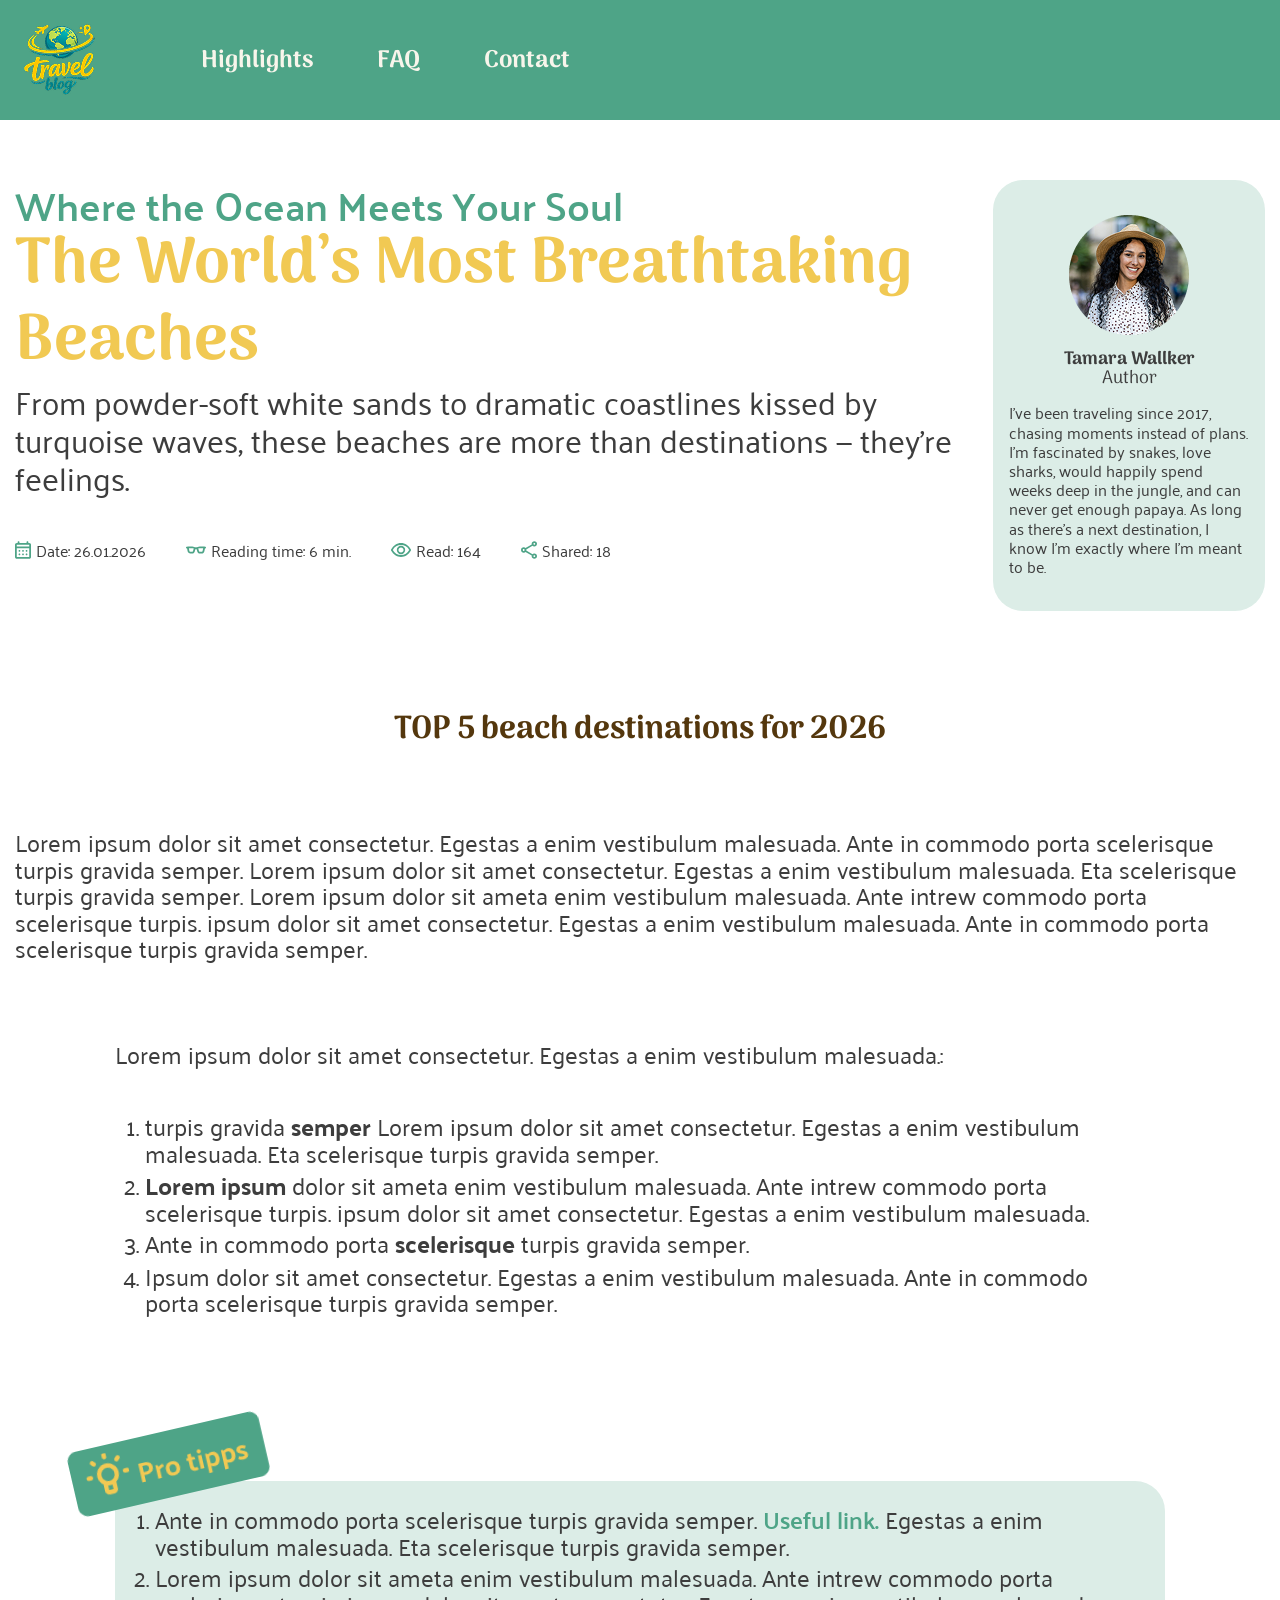
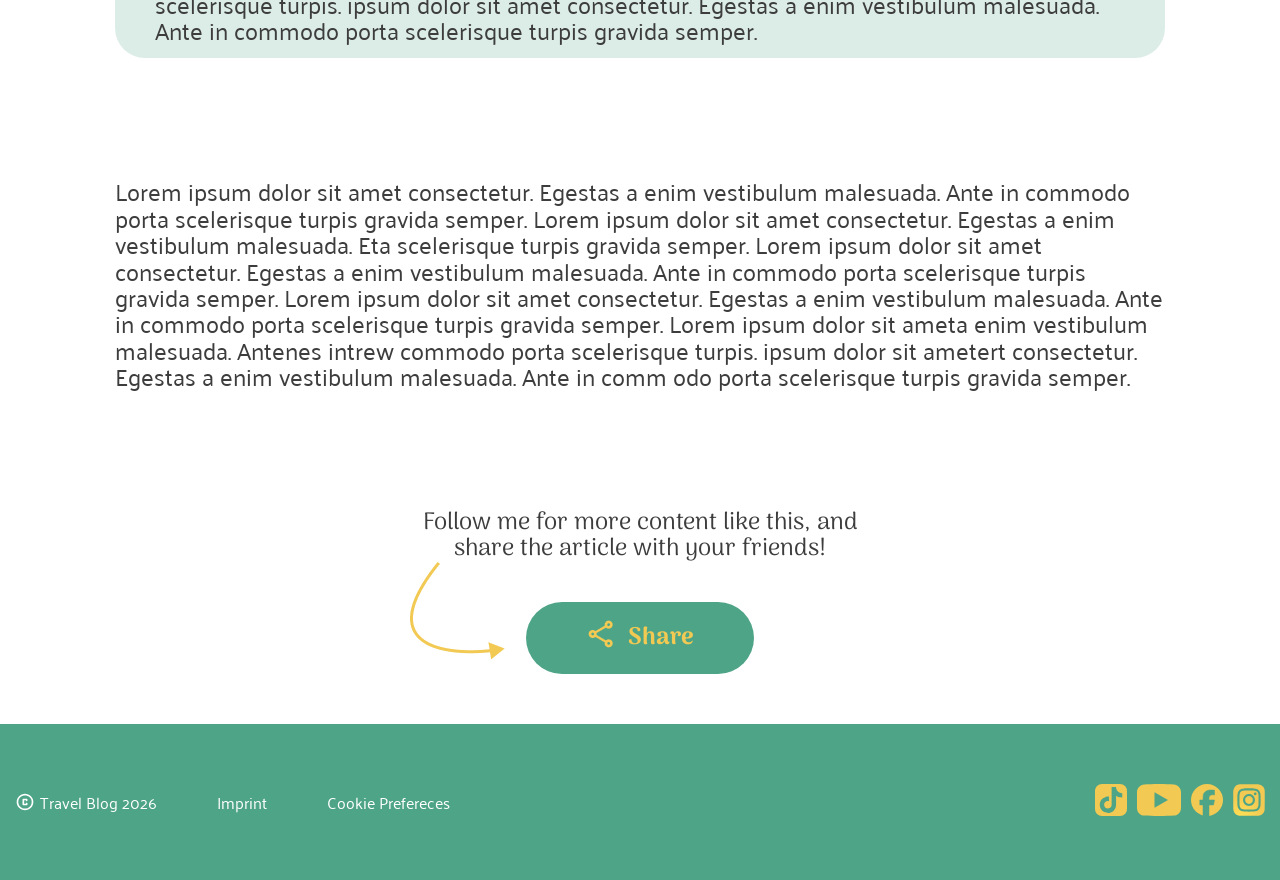
<file: article-01.html>
<!DOCTYPE html>
<html lang="en">

<head>
    <meta charset="UTF-8">
    <meta name="viewport" content="width=device-width, initial-scale=1.0">
    <title>Startseite</title>
    <link rel="stylesheet" href="./css/variables.css">
    <link rel="stylesheet" href="./css/fonts.css">
    <link rel="stylesheet" href="./css/general.css">
    <link rel="stylesheet" href="./css/style.css">
</head>

<body>
    <!-- Header -->
    <header>
        <div class="content">

            <a href="index.html"><img class="logo" src="./assets/img/logo-travel-blog.png" alt="Travel Blog logo"></a>
            <nav>
                <ul>
                    <li><a href="/#Highlights">Highlights</a></li>
                    <li><a href="/#faq">FAQ</a></li>
                    <li><a href="/#contact">Contact</a></li>
                </ul>
            </nav>

        </div>
    </header>
    <main>
        <section class="article-intro">
            <div class="content">
                <div class="intro-text">
                    <h2>Where the Ocean Meets Your Soul </h2>
                    <h1>The World’s Most Breathtaking Beaches</h1>
                    <p>From powder-soft white sands to dramatic coastlines kissed by turquoise waves, these beaches are
                        more
                        than destinations — they’re feelings.</p>
                    <section class="article-feature">
                        <div><img src="assets/icons/article-calendar.svg" alt"Icon">Date: 26.01.2026</div>
                        <div><img src="assets/icons/article-reading.svg" alt"Icon">Reading time: 6 min.</div>
                        <div><img src="assets/icons/article-visibility.svg" alt"Icon">Read: 164</div>
                        <div><img src="assets/icons/article-share.svg" alt"Icon">Shared: 18</div>
                    </section>
                </div>
                <div class="autorenbox">
                    <img src="assets/img/tamara-travel-blog-author.png" alt="Tamara Wallher">
                    <p class="autorentitel"><span>Tamara Wallker</span> <br>Author</p>
                    <p>I’ve been traveling since 2017, chasing moments instead of plans.
                        I’m fascinated by snakes, love sharks, would happily spend weeks deep in the jungle, and can
                        never get enough papaya. As long as there’s a next destination, I know I’m exactly where I’m
                        meant to be.</p>
                </div>
            </div>
        </section>
        <section class="top-beaches">
            <div class="content">
                <h3>TOP 5 beach destinations for 2026</h3>
                <!-- <section class="carousel">


                    <div class="carousel-wrapper">
                        <div class="carousel-element carousel-one"></div>
                        <div class="carousel-element carousel-two"></div>
                        <div class="carousel-element carousel-three"></div>
                        <div class="carousel-element carousel-four"></div>
                        <div class="carousel-element carousel-five"></div>
                    </div>
                    <div class="carousel-radios">
                        <input type="radio" name="carousel" value="one" checked>
                        <input type="radio" name="carousel" value="two">
                        <input type="radio" name="carousel" value="three">
                        <input type="radio" name="carousel" value="four">
                        <input type="radio" name="carousel" value="five">
                    </div>

                </section> -->

                <p>Lorem ipsum dolor sit amet consectetur. Egestas a enim vestibulum malesuada. Ante in commodo porta
                    scelerisque turpis gravida semper. Lorem ipsum dolor sit amet consectetur. Egestas a enim vestibulum
                    malesuada. Eta scelerisque turpis gravida semper. Lorem ipsum dolor sit ameta enim vestibulum
                    malesuada. Ante intrew commodo porta scelerisque turpis. ipsum dolor sit amet consectetur. Egestas a
                    enim vestibulum malesuada. Ante in commodo porta scelerisque turpis gravida semper. </p>
                <section class="beaches-list">
                    <p>Lorem ipsum dolor sit amet consectetur. Egestas a enim vestibulum malesuada.:
                    <ol>
                        <li>turpis gravida <strong>semper</strong> Lorem ipsum dolor sit amet consectetur. Egestas a
                            enim
                            vestibulum malesuada. Eta scelerisque turpis gravida semper. </li>
                        <li><strong>Lorem ipsum</strong> dolor sit ameta enim vestibulum malesuada. Ante intrew commodo
                            porta scelerisque turpis. ipsum dolor sit amet consectetur. Egestas a enim vestibulum
                            malesuada.
                        </li>
                        <li>Ante in commodo porta <strong>scelerisque</strong> turpis gravida semper. </li>
                        <li>Ipsum dolor sit amet consectetur. Egestas a enim vestibulum malesuada. Ante in commodo porta
                            scelerisque turpis gravida semper. </li>
                    </ol>
                    </p>
                    <section class="pro-tipps">
                        <div class="pro-badge"><img src="assets/img/pro-badge.png" alt="Pro Tipps Badge"></div>
                        <ol>
                            <li>Ante in commodo porta scelerisque turpis gravida semper.<a class="text-button" href="">
                                    Useful link.</a> Egestas a enim
                                vestibulum malesuada. Eta scelerisque turpis gravida semper.
                            </li>
                            <li>Lorem ipsum dolor sit ameta enim vestibulum malesuada. Ante intrew commodo porta
                                scelerisque turpis. ipsum dolor sit amet consectetur. Egestas a enim vestibulum
                                malesuada. Ante in commodo porta scelerisque turpis gravida semper. </li>
                        </ol>
                    </section>
                    <p>Lorem ipsum dolor sit amet consectetur. Egestas a enim vestibulum malesuada. Ante in commodo
                        porta scelerisque turpis gravida semper. Lorem ipsum dolor sit amet consectetur. Egestas a enim
                        vestibulum malesuada. Eta scelerisque turpis gravida semper. Lorem ipsum dolor sit amet
                        consectetur.
                        Egestas a enim vestibulum malesuada. Ante in commodo porta scelerisque turpis gravida semper.
                        Lorem ipsum dolor sit amet consectetur. Egestas a enim vestibulum malesuada. Ante in commodo
                        porta scelerisque turpis gravida semper. Lorem ipsum dolor sit ameta enim vestibulum malesuada.
                        Antenes intrew commodo porta scelerisque turpis. ipsum dolor sit ametert consectetur. Egestas a
                        enim vestibulum malesuada. Ante in comm odo porta scelerisque turpis gravida semper. </p>
                </section>
                <section>
                    <section class="follow-me">
                        <div class="arrow"><img src="assets/icons/arrow.png"></div>
                        <p>Follow me for more content like this, and share the article with your friends!</p>
                        <div class="secondary-button"><a href=""><span class="share-button"></span> Share</a></div>
                    </section>
                </section>
            </div>
        </section>

    </main>

    <footer>
        <div class="content">
            <section class="footer-logo-menu">
                <div class="copyright"><img src="assets/icons/icon-copyright.svg">
                    <p>Travel Blog 2026</p>
                </div>
                <a href="">Imprint</a>
                <a href="">Cookie Prefereces</a>
            </section>
            <section class="social-links">
                <a href="" target="_blank"><img src="assets/icons/icon-tiktok.svg" alt="Icon Tiktok"></a>
                <a href="" target="_blank"><img src="assets/icons/icon-youtube.svg" alt="Icon Youtube"></a>
                <a href="" target="_blank"><img src="assets/icons/facebook-icon.svg" alt="Icon Facebook"></a>
                <a href="" target="_blank"><img src="assets/icons/instagram-icon.svg" alt="Icon Instagram"></a>
            </section>
        </div>
        <div class="mobile-menu">
            <div class="content">
                <ul>
                    <li><a href=""><img src="assets/icons/home-icon.svg" alt="Icon Homepage"></a></li>
                    <li><a href=""><img src="assets/icons/rocket-icon.svg" alt="Icon Rocket"></a></li>
                    <li><a href=""><img src="assets/icons/help-icon.svg" alt="Icon Help"></a></li>
                    <li><a href=""><img src="assets/icons/user-icon.svg" alt="Icon User"></a></li>
                </ul>
            </div>

        </div>
    </footer>


</body>

</html>
</file>
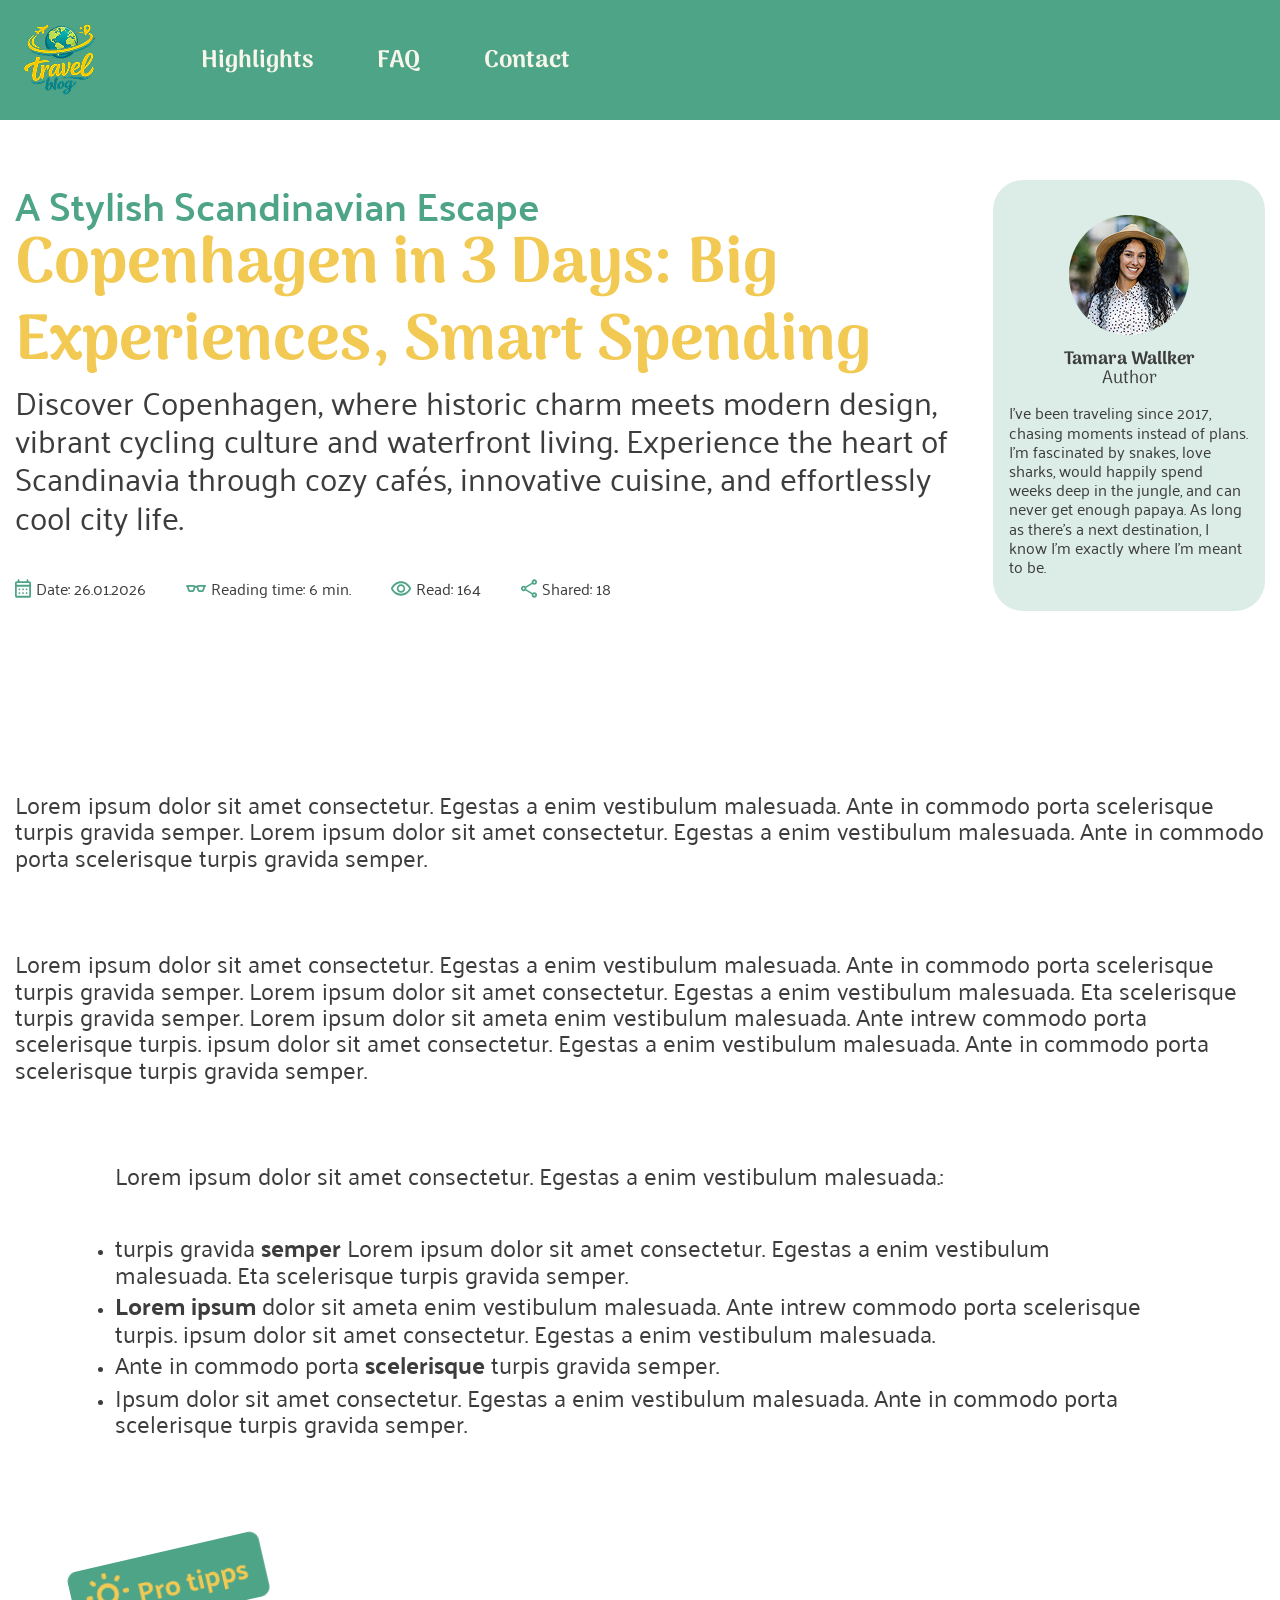
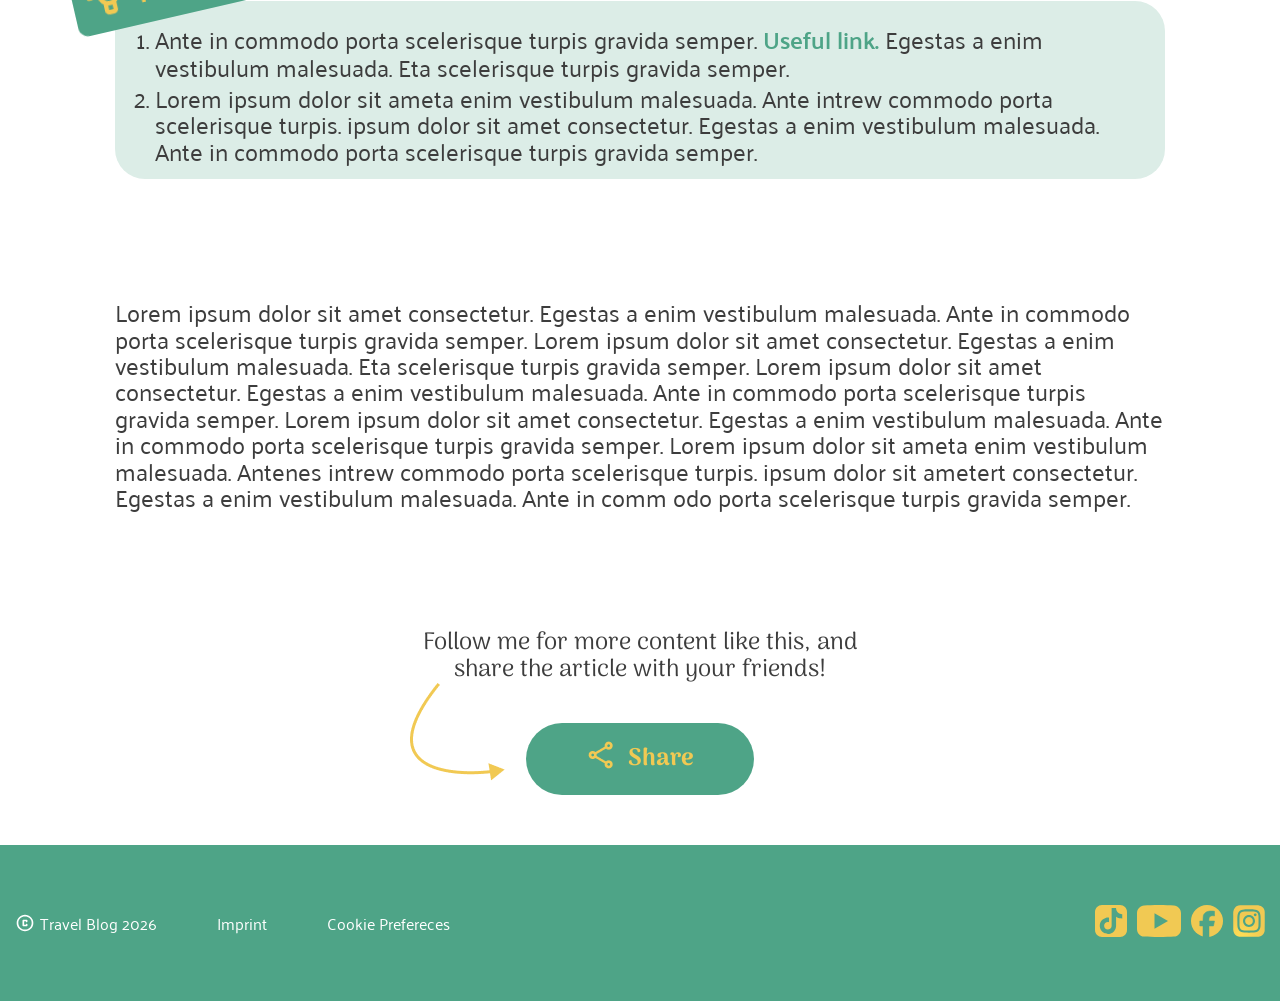
<file: article-02.html>
<!DOCTYPE html>
<html lang="en">

<head>
    <meta charset="UTF-8">
    <meta name="viewport" content="width=device-width, initial-scale=1.0">
    <title>Startseite</title>
    <link rel="stylesheet" href="./css/variables.css">
    <link rel="stylesheet" href="./css/fonts.css">
    <link rel="stylesheet" href="./css/general.css">
    <link rel="stylesheet" href="./css/style.css">
</head>

<body>
    <!-- Header -->
    <header>
        <div class="content">

            <a href="index.html"><img class="logo" src="./assets/img/logo-travel-blog.png" alt="Travel Blog logo"></a>
            <nav>
                <ul>
                    <li><a href="/#Highlights">Highlights</a></li>
                    <li><a href="/#faq">FAQ</a></li>
                    <li><a href="/#contact">Contact</a></li>
                </ul>
            </nav>

        </div>
    </header>
    <main>
        <section class="article-intro">
            <div class="content">
                <div class="intro-text">
                    <h2>A Stylish Scandinavian Escape</h2>
                    <h1>Copenhagen in 3 Days: Big Experiences, Smart Spending</h1>
                    <p>Discover Copenhagen, where historic charm meets modern design, vibrant cycling culture and
                        waterfront living. Experience the heart of Scandinavia through cozy cafés, innovative cuisine,
                        and effortlessly cool city life.</p>
                    <section class="article-feature">
                        <div><img src="assets/icons/article-calendar.svg" alt"Icon">Date: 26.01.2026</div>
                        <div><img src="assets/icons/article-reading.svg" alt"Icon">Reading time: 6 min.</div>
                        <div><img src="assets/icons/article-visibility.svg" alt"Icon">Read: 164</div>
                        <div><img src="assets/icons/article-share.svg" alt"Icon">Shared: 18</div>
                    </section>
                </div>
                <div class="autorenbox">
                    <img src="assets/img/tamara-travel-blog-author.png" alt="Tamara Wallher">
                    <p class="autorentitel"><span>Tamara Wallker</span> <br>Author</p>
                    <p>I’ve been traveling since 2017, chasing moments instead of plans.
                        I’m fascinated by snakes, love sharks, would happily spend weeks deep in the jungle, and can
                        never get enough papaya. As long as there’s a next destination, I know I’m exactly where I’m
                        meant to be.</p>
                </div>
            </div>
        </section>
        <section class="top-beaches">
            <div class="content">

                <p>Lorem ipsum dolor sit amet consectetur. Egestas a enim vestibulum malesuada. Ante in commodo porta
                    scelerisque turpis gravida semper. Lorem ipsum dolor sit amet consectetur. Egestas a enim vestibulum
                    malesuada. Ante in commodo porta scelerisque turpis gravida semper. </p>



                <p>Lorem ipsum dolor sit amet consectetur. Egestas a enim vestibulum malesuada. Ante in commodo porta
                    scelerisque turpis gravida semper. Lorem ipsum dolor sit amet consectetur. Egestas a enim vestibulum
                    malesuada. Eta scelerisque turpis gravida semper. Lorem ipsum dolor sit ameta enim vestibulum
                    malesuada. Ante intrew commodo porta scelerisque turpis. ipsum dolor sit amet consectetur. Egestas a
                    enim vestibulum malesuada. Ante in commodo porta scelerisque turpis gravida semper. </p>
                <section class="beaches-list">
                    <p>Lorem ipsum dolor sit amet consectetur. Egestas a enim vestibulum malesuada.:
                    <ul>
                        <li>turpis gravida <strong>semper</strong> Lorem ipsum dolor sit amet consectetur. Egestas a
                            enim
                            vestibulum malesuada. Eta scelerisque turpis gravida semper. </li>
                        <li><strong>Lorem ipsum</strong> dolor sit ameta enim vestibulum malesuada. Ante intrew commodo
                            porta scelerisque turpis. ipsum dolor sit amet consectetur. Egestas a enim vestibulum
                            malesuada.
                        </li>
                        <li>Ante in commodo porta <strong>scelerisque</strong> turpis gravida semper. </li>
                        <li>Ipsum dolor sit amet consectetur. Egestas a enim vestibulum malesuada. Ante in commodo porta
                            scelerisque turpis gravida semper. </li>
                    </ul>
                    </p>
                    <section class="pro-tipps">
                        <div class="pro-badge"><img src="assets/img/pro-badge.png" alt="Pro Tipps Badge"></div>
                        <ol>
                            <li>Ante in commodo porta scelerisque turpis gravida semper.<a class="text-button" href="">
                                    Useful link.</a> Egestas a enim
                                vestibulum malesuada. Eta scelerisque turpis gravida semper.
                            </li>
                            <li>Lorem ipsum dolor sit ameta enim vestibulum malesuada. Ante intrew commodo porta
                                scelerisque turpis. ipsum dolor sit amet consectetur. Egestas a enim vestibulum
                                malesuada. Ante in commodo porta scelerisque turpis gravida semper. </li>
                        </ol>
                    </section>
                    <p>Lorem ipsum dolor sit amet consectetur. Egestas a enim vestibulum malesuada. Ante in commodo
                        porta scelerisque turpis gravida semper. Lorem ipsum dolor sit amet consectetur. Egestas a enim
                        vestibulum malesuada. Eta scelerisque turpis gravida semper. Lorem ipsum dolor sit amet
                        consectetur.
                        Egestas a enim vestibulum malesuada. Ante in commodo porta scelerisque turpis gravida semper.
                        Lorem ipsum dolor sit amet consectetur. Egestas a enim vestibulum malesuada. Ante in commodo
                        porta scelerisque turpis gravida semper. Lorem ipsum dolor sit ameta enim vestibulum malesuada.
                        Antenes intrew commodo porta scelerisque turpis. ipsum dolor sit ametert consectetur. Egestas a
                        enim vestibulum malesuada. Ante in comm odo porta scelerisque turpis gravida semper. </p>
                </section>
                <section>
                    <section class="follow-me">
                        <div class="arrow"><img src="assets/icons/arrow.png"></div>
                        <p>Follow me for more content like this, and share the article with your friends!</p>
                        <div class="secondary-button"><a href=""><span class="share-button"></span> Share</a></div>
                    </section>
                </section>
            </div>
        </section>

    </main>

    <footer>
        <div class="content">
            <section class="footer-logo-menu">
                <div class="copyright"><img src="assets/icons/icon-copyright.svg">
                    <p>Travel Blog 2026</p>
                </div>
                <a href="">Imprint</a>
                <a href="">Cookie Prefereces</a>
            </section>
            <section class="social-links">
                <a href="" target="_blank"><img src="assets/icons/icon-tiktok.svg" alt="Icon Tiktok"></a>
                <a href="" target="_blank"><img src="assets/icons/icon-youtube.svg" alt="Icon Youtube"></a>
                <a href="" target="_blank"><img src="assets/icons/facebook-icon.svg" alt="Icon Facebook"></a>
                <a href="" target="_blank"><img src="assets/icons/instagram-icon.svg" alt="Icon Instagram"></a>
            </section>
        </div>
        <div class="mobile-menu">
            <div class="content">
                <ul>
                    <li><a href=""><img src="assets/icons/home-icon.svg" alt="Icon Homepage"></a></li>
                    <li><a href=""><img src="assets/icons/rocket-icon.svg" alt="Icon Rocket"></a></li>
                    <li><a href=""><img src="assets/icons/help-icon.svg" alt="Icon Help"></a></li>
                    <li><a href=""><img src="assets/icons/user-icon.svg" alt="Icon User"></a></li>
                </ul>
            </div>

        </div>
    </footer>


</body>

</html>
</file>
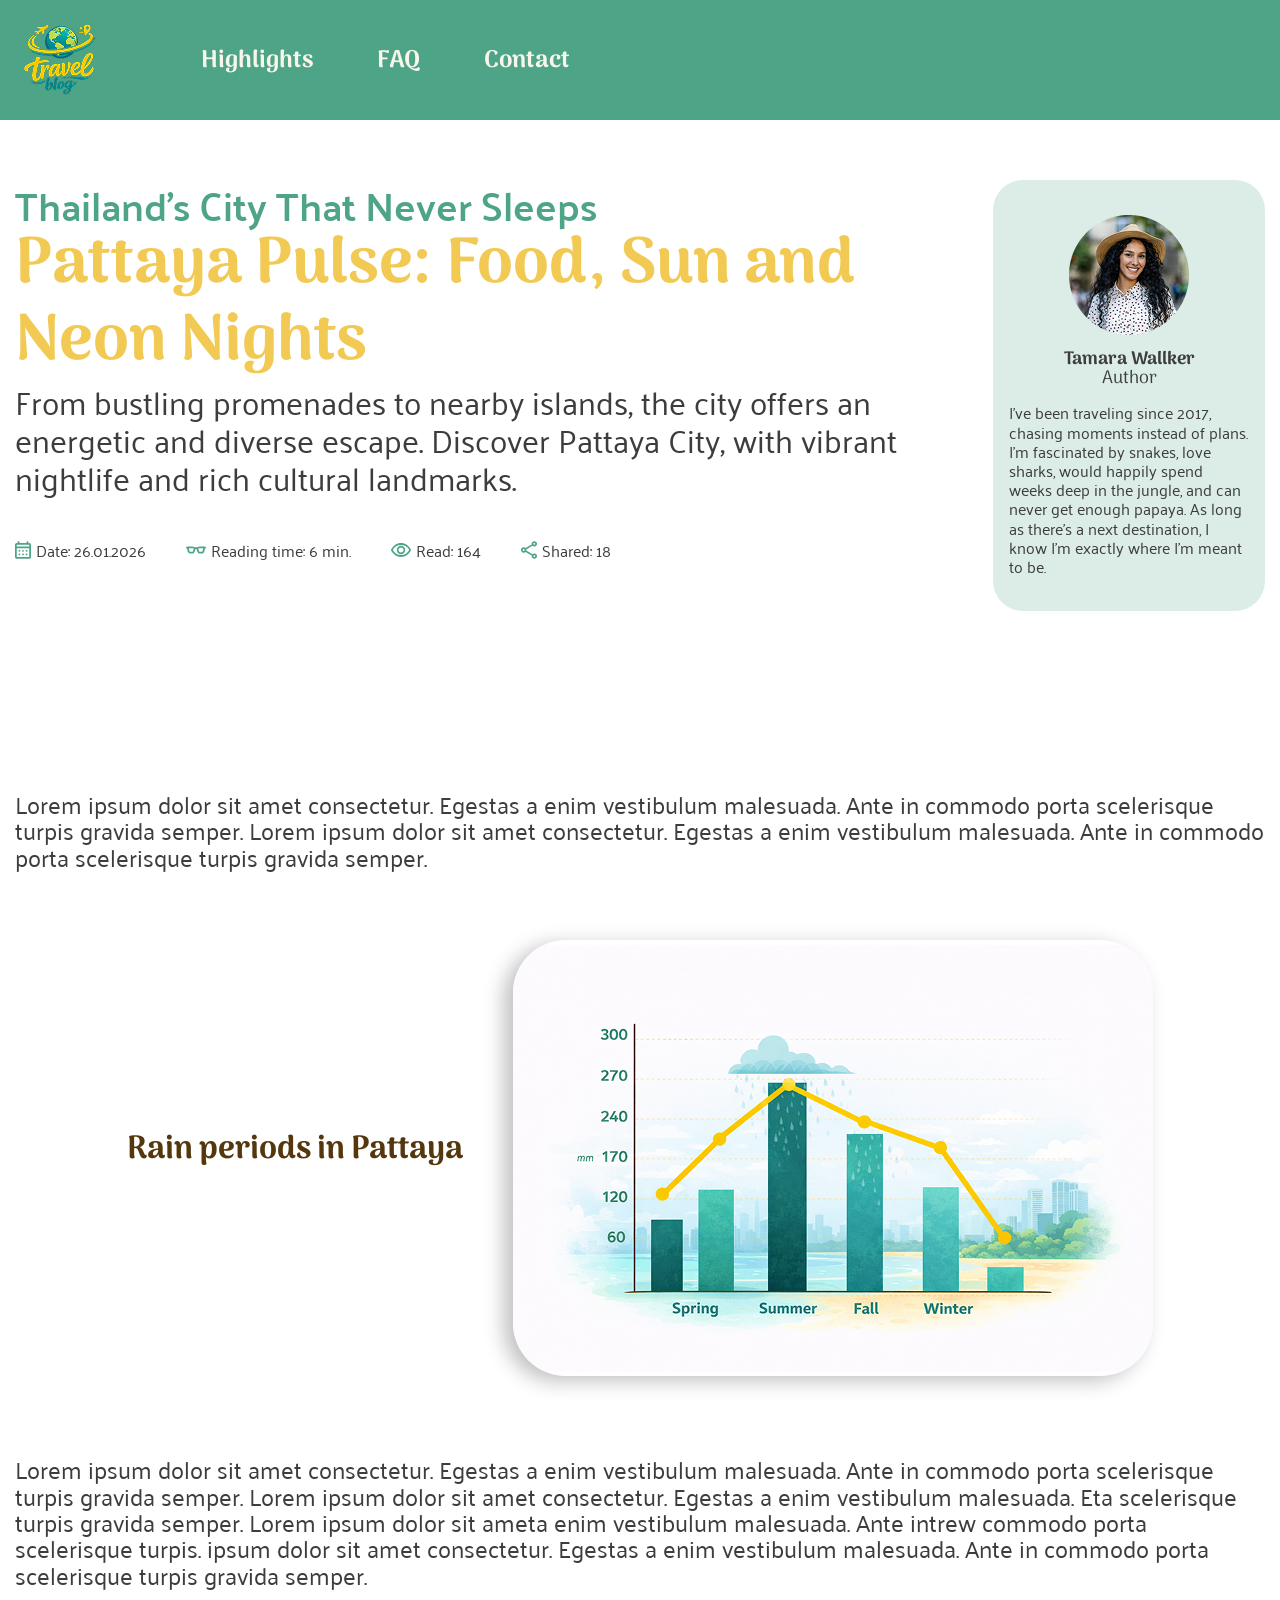
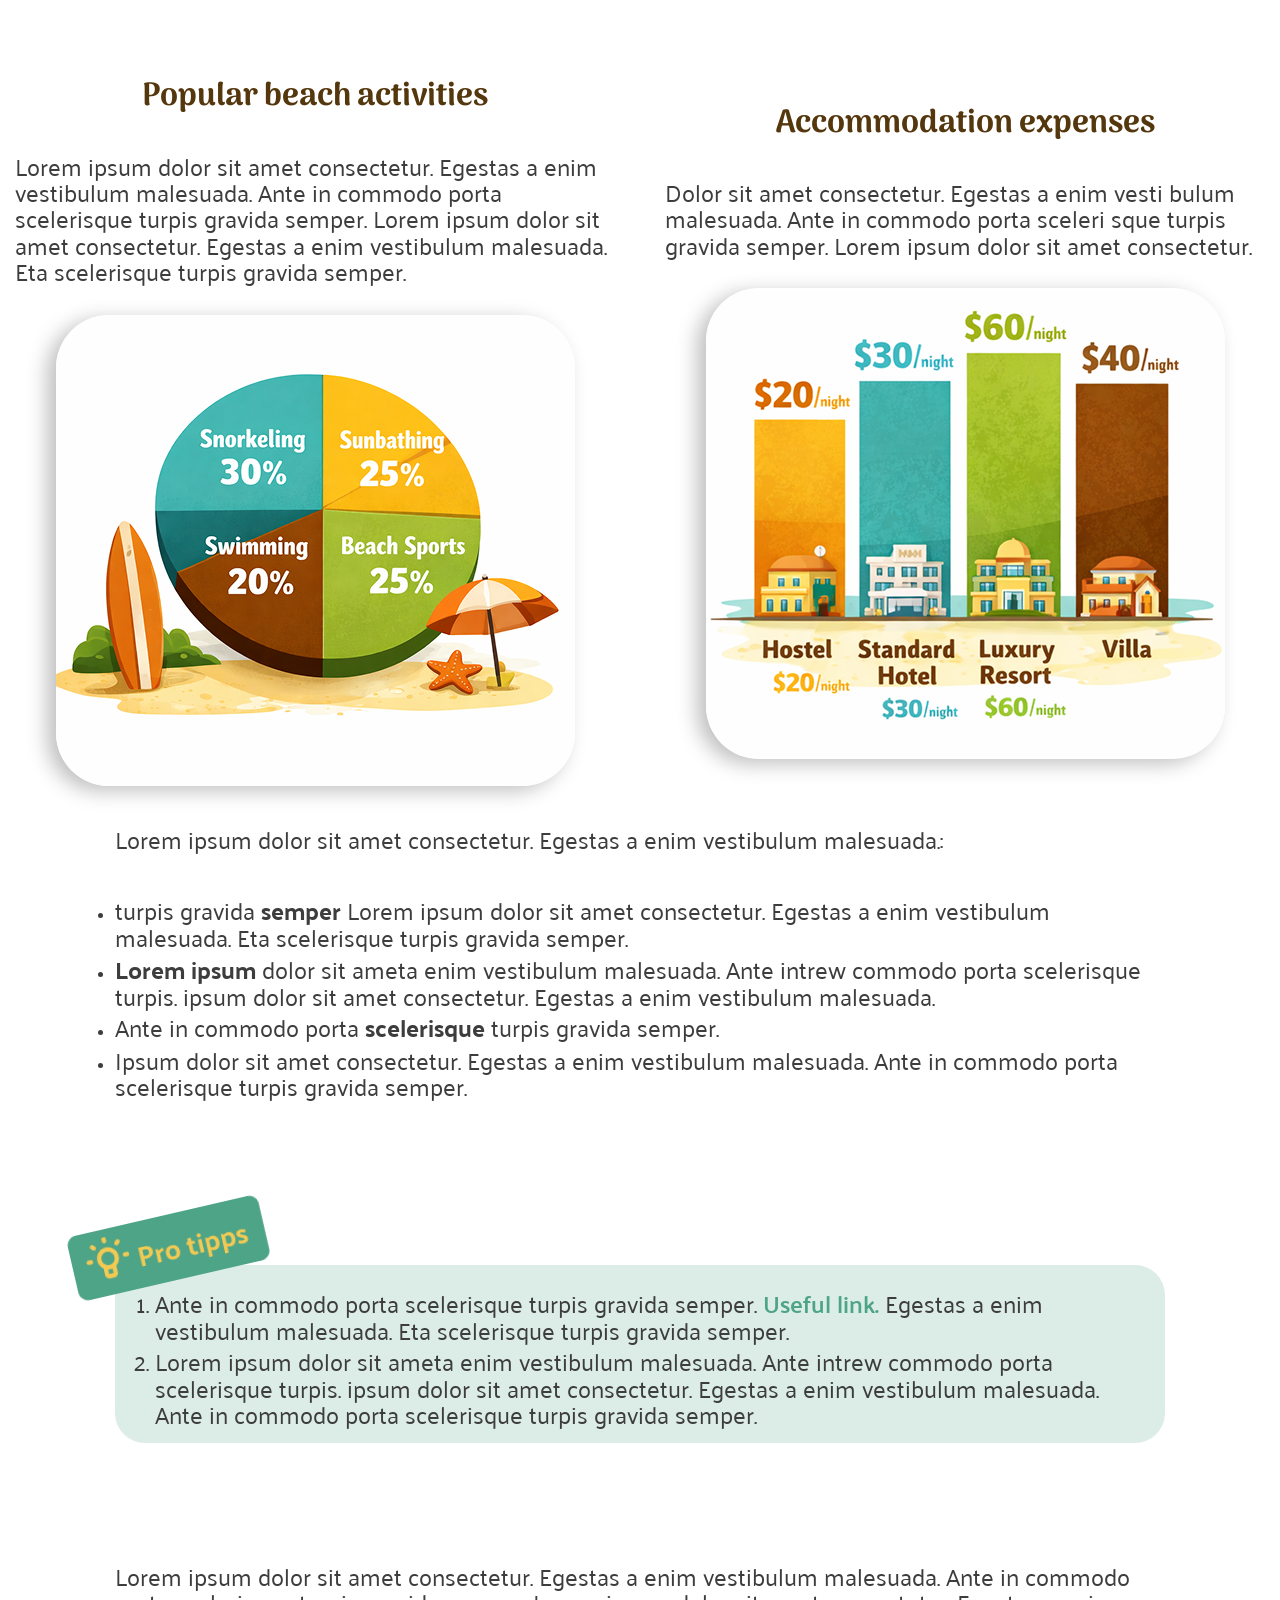
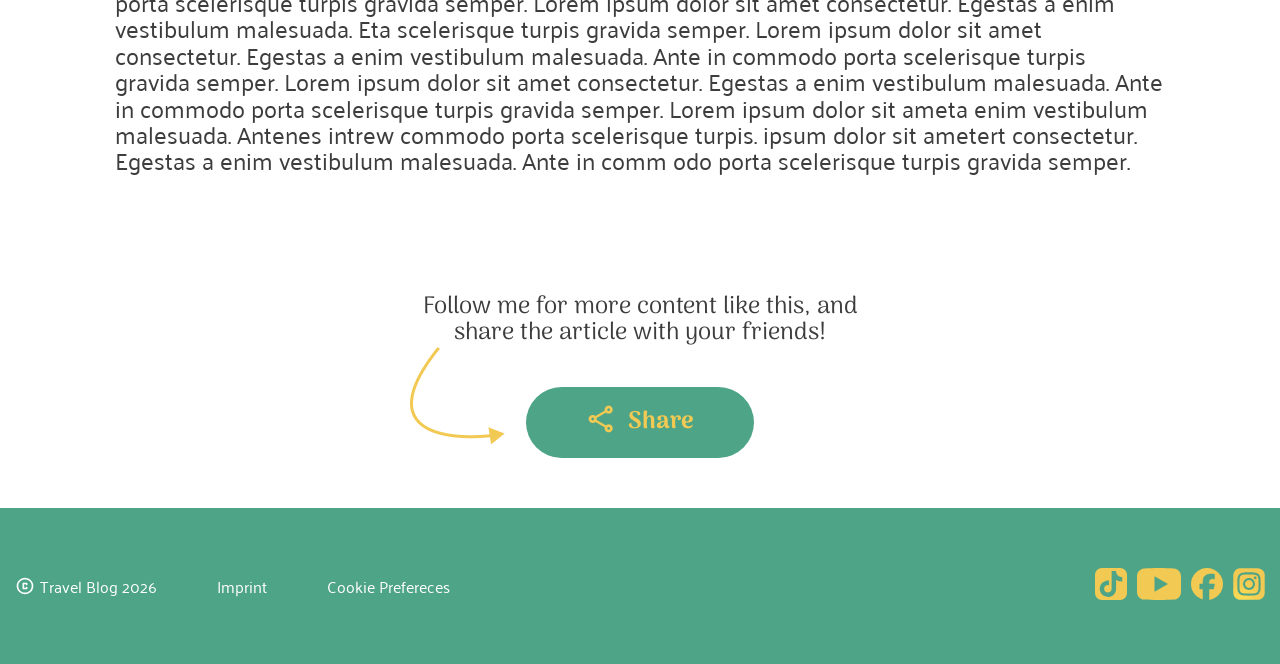
<file: article-03.html>
<!DOCTYPE html>
<html lang="en">

<head>
    <meta charset="UTF-8">
    <meta name="viewport" content="width=device-width, initial-scale=1.0">
    <title>Startseite</title>
    <link rel="stylesheet" href="./css/variables.css">
    <link rel="stylesheet" href="./css/fonts.css">
    <link rel="stylesheet" href="./css/general.css">
    <link rel="stylesheet" href="./css/style.css">
</head>

<body>
    <!-- Header -->
    <header>
        <div class="content">

            <a href="index.html"><img class="logo" src="./assets/img/logo-travel-blog.png" alt="Travel Blog logo"></a>
            <nav>
                <ul>
                    <li><a href="/#Highlights">Highlights</a></li>
                    <li><a href="/#faq">FAQ</a></li>
                    <li><a href="/#contact">Contact</a></li>
                </ul>
            </nav>

        </div>
    </header>
    <main>
        <section class="article-intro">
            <div class="content">
                <div class="intro-text">
                    <h2>Thailand’s City That Never Sleeps</h2>
                    <h1>Pattaya Pulse:
                        Food, Sun and Neon Nights</h1>
                    <p>From bustling promenades to nearby islands, the city offers an energetic and diverse escape.
                        Discover Pattaya City, with vibrant nightlife and rich cultural landmarks.</p>
                    <section class="article-feature">
                        <div><img src="assets/icons/article-calendar.svg" alt"Icon">Date: 26.01.2026</div>
                        <div><img src="assets/icons/article-reading.svg" alt"Icon">Reading time: 6 min.</div>
                        <div><img src="assets/icons/article-visibility.svg" alt"Icon">Read: 164</div>
                        <div><img src="assets/icons/article-share.svg" alt"Icon">Shared: 18</div>
                    </section>
                </div>
                <div class="autorenbox">
                    <img src="assets/img/tamara-travel-blog-author.png" alt="Tamara Wallher">
                    <p class="autorentitel"><span>Tamara Wallker</span> <br>Author</p>
                    <p>I’ve been traveling since 2017, chasing moments instead of plans.
                        I’m fascinated by snakes, love sharks, would happily spend weeks deep in the jungle, and can
                        never get enough papaya. As long as there’s a next destination, I know I’m exactly where I’m
                        meant to be.</p>
                </div>
            </div>
        </section>
        <section class="top-beaches">
            <div class="content">

                <p>Lorem ipsum dolor sit amet consectetur. Egestas a enim vestibulum malesuada. Ante in commodo porta
                    scelerisque turpis gravida semper. Lorem ipsum dolor sit amet consectetur. Egestas a enim vestibulum
                    malesuada. Ante in commodo porta scelerisque turpis gravida semper. </p>

                <section class="graph-box">
                    <h3>Rain periods in Pattaya</h3>
                    <img src="assets/img/graph_ Rain periods.png" alt="Rain periods in Pattaya">
                </section>

                <p>Lorem ipsum dolor sit amet consectetur. Egestas a enim vestibulum malesuada. Ante in commodo porta
                    scelerisque turpis gravida semper. Lorem ipsum dolor sit amet consectetur. Egestas a enim vestibulum
                    malesuada. Eta scelerisque turpis gravida semper. Lorem ipsum dolor sit ameta enim vestibulum
                    malesuada. Ante intrew commodo porta scelerisque turpis. ipsum dolor sit amet consectetur. Egestas a
                    enim vestibulum malesuada. Ante in commodo porta scelerisque turpis gravida semper. </p>

                <section class="graph-box">
                    <section class="graph-box-half">
                        <h3>Popular beach activities</h3>
                        <p>Lorem ipsum dolor sit amet consectetur. Egestas a enim vestibulum malesuada. Ante in commodo
                            porta scelerisque turpis gravida semper. Lorem ipsum dolor sit amet consectetur. Egestas a
                            enim vestibulum malesuada. Eta scelerisque turpis gravida semper. </p>
                        <img src="assets/img/beach-activities.png" alt="Popular beach activities">
                    </section>
                    <section class="graph-box-half">
                        <h3>Accommodation expenses</h3>
                        <p>Dolor sit amet consectetur. Egestas a enim vesti bulum malesuada. Ante in commodo porta
                            sceleri sque turpis gravida semper. Lorem ipsum dolor sit amet consectetur. </p>
                        <img src="assets/img/expenses.png" alt="Accommodation expenses">
                    </section>

                </section>




                <section class="beaches-list">
                    <p>Lorem ipsum dolor sit amet consectetur. Egestas a enim vestibulum malesuada.:
                    <ul>
                        <li>turpis gravida <strong>semper</strong> Lorem ipsum dolor sit amet consectetur. Egestas a
                            enim
                            vestibulum malesuada. Eta scelerisque turpis gravida semper. </li>
                        <li><strong>Lorem ipsum</strong> dolor sit ameta enim vestibulum malesuada. Ante intrew commodo
                            porta scelerisque turpis. ipsum dolor sit amet consectetur. Egestas a enim vestibulum
                            malesuada.
                        </li>
                        <li>Ante in commodo porta <strong>scelerisque</strong> turpis gravida semper. </li>
                        <li>Ipsum dolor sit amet consectetur. Egestas a enim vestibulum malesuada. Ante in commodo porta
                            scelerisque turpis gravida semper. </li>
                    </ul>
                    </p>
                    <section class="pro-tipps">
                        <div class="pro-badge"><img src="assets/img/pro-badge.png" alt="Pro Tipps Badge"></div>
                        <ol>
                            <li>Ante in commodo porta scelerisque turpis gravida semper.<a class="text-button" href="">
                                    Useful link.</a> Egestas a enim
                                vestibulum malesuada. Eta scelerisque turpis gravida semper.
                            </li>
                            <li>Lorem ipsum dolor sit ameta enim vestibulum malesuada. Ante intrew commodo porta
                                scelerisque turpis. ipsum dolor sit amet consectetur. Egestas a enim vestibulum
                                malesuada. Ante in commodo porta scelerisque turpis gravida semper. </li>
                        </ol>
                    </section>
                    <p>Lorem ipsum dolor sit amet consectetur. Egestas a enim vestibulum malesuada. Ante in commodo
                        porta scelerisque turpis gravida semper. Lorem ipsum dolor sit amet consectetur. Egestas a enim
                        vestibulum malesuada. Eta scelerisque turpis gravida semper. Lorem ipsum dolor sit amet
                        consectetur.
                        Egestas a enim vestibulum malesuada. Ante in commodo porta scelerisque turpis gravida semper.
                        Lorem ipsum dolor sit amet consectetur. Egestas a enim vestibulum malesuada. Ante in commodo
                        porta scelerisque turpis gravida semper. Lorem ipsum dolor sit ameta enim vestibulum malesuada.
                        Antenes intrew commodo porta scelerisque turpis. ipsum dolor sit ametert consectetur. Egestas a
                        enim vestibulum malesuada. Ante in comm odo porta scelerisque turpis gravida semper. </p>
                </section>
                <section>
                    <section class="follow-me">
                        <div class="arrow"><img src="assets/icons/arrow.png"></div>
                        <p>Follow me for more content like this, and share the article with your friends!</p>
                        <div class="secondary-button"><a href=""><span class="share-button"></span> Share</a></div>
                    </section>
                </section>
            </div>
        </section>

    </main>

    <footer>
        <div class="content">
            <section class="footer-logo-menu">
                <div class="copyright"><img src="assets/icons/icon-copyright.svg">
                    <p>Travel Blog 2026</p>
                </div>
                <a href="">Imprint</a>
                <a href="">Cookie Prefereces</a>
            </section>
            <section class="social-links">
                <a href="" target="_blank"><img src="assets/icons/icon-tiktok.svg" alt="Icon Tiktok"></a>
                <a href="" target="_blank"><img src="assets/icons/icon-youtube.svg" alt="Icon Youtube"></a>
                <a href="" target="_blank"><img src="assets/icons/facebook-icon.svg" alt="Icon Facebook"></a>
                <a href="" target="_blank"><img src="assets/icons/instagram-icon.svg" alt="Icon Instagram"></a>
            </section>
        </div>
        <div class="mobile-menu">
            <div class="content">
                <ul>
                    <li><a href=""><img src="assets/icons/home-icon.svg" alt="Icon Homepage"></a></li>
                    <li><a href=""><img src="assets/icons/rocket-icon.svg" alt="Icon Rocket"></a></li>
                    <li><a href=""><img src="assets/icons/help-icon.svg" alt="Icon Help"></a></li>
                    <li><a href=""><img src="assets/icons/user-icon.svg" alt="Icon User"></a></li>
                </ul>
            </div>

        </div>
    </footer>


</body>

</html>
</file>
<file: css/variables.css>
:root {
/* Farben */
--primary-color: #4EA487;
--secondary-color: #F1C953;
--accent-color:  #54370D;

--text-color: #3D3D3D;
--text-light: #F8F5EB;
--background-color: #ffffff;

--error-color: #B9102F;
--success-color: #4EA487;

/* Schriftarten */
--font-body: 'Palanquin';
--font-heading: 'Palanquin Dark';
--font-heading-article: 'Arima';

/* Schriftgrößen */
--font-size-xs: 15px;
--font-size-sm: 16px;
--font-size-md: 24px;
--font-size-lg: 24px;
--font-size-xl: 32px;

--font-size-h2: 40px;
--font-size-h1: 64px;

/* Font Weight */
--font-weight-regular: 400;
--font-weight-bold: 700;

/* Line Height */
--line-height-sm: 1.2;
--line-height-md: 1.5;
--line-height-lg: 1.8;

/* Abstände */
--spacing-xs: 4px;
--spacing-sm: 8px;
--spacing-md: 16px;
--spacing-lg: 24px;
--spacing-xl: 32px;
--spacing-100: 100px;

/* Border Radius */
--radius-xs: 12px;
--radius-sm: 16px;
--radius-md: 30px;
--radius-lg: 40px;
--radius-xl: 53px;



/* Schatten */
--shadow-sm:  2px 4px 4px 0px #00000040;
--shadow-md: -9px 5px 20px 0px #00000040;
--shadow-lg: -2px 4px 11.6px 0px #00000040;

/* Transition */
--transition-fast: 0.2s ease;
--transition-normal: 0.3s ease;
}
</file>
<file: css/fonts.css>
/* palanquin-regular - latin */
@font-face {
  font-display: swap; /* Check https://developer.mozilla.org/en-US/docs/Web/CSS/@font-face/font-display for other options. */
  font-family: 'Palanquin';
  font-style: normal;
  font-weight: 400;
  src: url('../fonts/palanquin-v17-latin-regular.woff2') format('woff2'); /* Chrome 36+, Opera 23+, Firefox 39+, Safari 12+, iOS 10+ */
}
/* palanquin-600 - latin */
@font-face {
  font-display: swap; /* Check https://developer.mozilla.org/en-US/docs/Web/CSS/@font-face/font-display for other options. */
  font-family: 'Palanquin';
  font-style: normal;
  font-weight: 600;
  src: url('../fonts/palanquin-v17-latin-600.woff2') format('woff2'); /* Chrome 36+, Opera 23+, Firefox 39+, Safari 12+, iOS 10+ */
}
/* palanquin-700 - latin */
@font-face {
  font-display: swap; /* Check https://developer.mozilla.org/en-US/docs/Web/CSS/@font-face/font-display for other options. */
  font-family: 'Palanquin';
  font-style: normal;
  font-weight: 700;
  src: url('../fonts/palanquin-v17-latin-700.woff2') format('woff2'); /* Chrome 36+, Opera 23+, Firefox 39+, Safari 12+, iOS 10+ */
}

/* palanquin-dark-regular - latin */
@font-face {
  font-display: swap; /* Check https://developer.mozilla.org/en-US/docs/Web/CSS/@font-face/font-display for other options. */
  font-family: 'Palanquin Dark';
  font-style: normal;
  font-weight: 400;
  src: url('../fonts/palanquin-dark-v17-latin-regular.woff2') format('woff2'); /* Chrome 36+, Opera 23+, Firefox 39+, Safari 12+, iOS 10+ */
}
/* palanquin-dark-600 - latin */
@font-face {
  font-display: swap; /* Check https://developer.mozilla.org/en-US/docs/Web/CSS/@font-face/font-display for other options. */
  font-family: 'Palanquin Dark';
  font-style: normal;
  font-weight: 600;
  src: url('../fonts/palanquin-dark-v17-latin-600.woff2') format('woff2'); /* Chrome 36+, Opera 23+, Firefox 39+, Safari 12+, iOS 10+ */
}
/* palanquin-dark-700 - latin */
@font-face {
  font-display: swap; /* Check https://developer.mozilla.org/en-US/docs/Web/CSS/@font-face/font-display for other options. */
  font-family: 'Palanquin Dark';
  font-style: normal;
  font-weight: 700;
  src: url('../fonts/palanquin-dark-v17-latin-700.woff2') format('woff2'); /* Chrome 36+, Opera 23+, Firefox 39+, Safari 12+, iOS 10+ */
}

/* arima-regular - latin */
@font-face {
  font-display: swap; /* Check https://developer.mozilla.org/en-US/docs/Web/CSS/@font-face/font-display for other options. */
  font-family: 'Arima';
  font-style: normal;
  font-weight: 400;
  src: url('../fonts/arima-v7-latin-regular.woff2') format('woff2'); /* Chrome 36+, Opera 23+, Firefox 39+, Safari 12+, iOS 10+ */
}
/* arima-700 - latin */
@font-face {
  font-display: swap; /* Check https://developer.mozilla.org/en-US/docs/Web/CSS/@font-face/font-display for other options. */
  font-family: 'Arima';
  font-style: normal;
  font-weight: 700;
  src: url('../fonts/arima-v7-latin-700.woff2') format('woff2'); /* Chrome 36+, Opera 23+, Firefox 39+, Safari 12+, iOS 10+ */
}
</file>
<file: css/general.css>
* {
  position: relative;
  box-sizing: border-box;
  padding: 0px;
  color: inherit;
  font-size: inherit;
  margin: 0px;
  scroll-behavior: smooth;
}

.content {
  width: 100%;
  max-width: 1440px;
  height: 100%;
  padding: 0px 15px;
  padding: 0px 15px;
}

header,
section,
footer {
  display: flex;
  flex-direction: column;
  align-items: center;
}

/* body */

body {
  color: var(--text-color);
  font-family: var(--font-body);
  font-weight: 400;
  font-size: var(--font-size-md);
  line-height: 110%;
}

#homepage h1 {
  font-family: var(--font-heading-article);
  font-weight: 700;
  font-size: var(--font-size-h1);
  margin-bottom: 45px;
}

#homepage h2 {
  font-family: var(--font-heading-article);
  font-weight: 700;
  font-size: var(--font-size-h2);
  color: var(--primary-color);
  margin-bottom: 36px;
}

h1 {
  font-family: var(--font-heading-article);
  font-weight: 700;
  font-size: var(--font-size-h1);
  color: var(--secondary-color);
  line-height: 120%;
}

h2 {
  font-family: var(--font-size-h2);
  font-weight: 600;
  font-size: var(--font-size-h2);
  color: var(--primary-color);
  line-height: 120%;
}

h3 {
  font-family: var(--font-heading-article);
  font-style: normal;
  font-weight: 600;
  font-size: 32px;
  line-height: 120%;
  color: var(--accent-color);
  margin-bottom: 36px;
}

.icon-headline {
  display: flex;
  align-items: center;
  justify-content: center;
}

.primary-button {
  a {
    font-family: var(--font-heading-article);
    color: var(--primary-color);
    background-color: var(--secondary-color);
    border-radius: 40px;
    padding: 16px 60px;
    text-decoration: none;
    font-weight: 600;
    transition: all 0.5s;
  }
  a:hover {
    text-shadow: var(--shadow-md);
    box-shadow: var(--shadow-md);
  }
}

.primary-button-outline {
  a {
    font-family: var(--font-heading-article);
    color: var(--text-color);
    background: transparent;
    border-radius: 40px;
    border: 1px solid #3d3d3d;
    padding: 16px 60px;
    text-decoration: none;
    font-weight: 600;
    transition: all 0.5s;
  }
  a:hover {
    text-shadow: var(--shadow-md);
    box-shadow: var(--shadow-md);
  }
}

a.text-button {
  font-weight: 600;
  color: var(--primary-color);
  text-decoration: none;
}

.secondary-button {
  a {
    font-family: var(--font-heading-article);
    color: var(--secondary-color);
    background-color: var(--primary-color);
    border-radius: 40px;
    padding: 16px 60px;
    text-decoration: none;
    font-weight: 600;
    transition: all 0.5s;
  }
  a:hover {
    text-shadow: var(--shadow-md);
    box-shadow: var(--shadow-md);
  }
}

/* Desktop */
@media screen and (min-width: 1280px) {
}

/* Laptop */
@media screen and (max-width: 1279px) {
}

/* Tablet */
@media screen and (max-width: 768px) {
  h1 {
    font-size: 40px;
  }
  h2 {
    font-size: 40px;
  }
}

/* Smartphone */
@media screen and (max-width: 480px) {
}
</file>
<file: css/style.css>
/* #region header */

header {
  width: 100%;
  background-color: var(--primary-color);

  .content {
    display: flex;
    flex-direction: row;
    padding: var(--spacing-lg);
    align-items: center;
  }

  a {
    display: inline-block;
    height: 100%;
    line-height: 0px;
  }

  img {
    box-sizing: content-box;
    height: 72px;
    width: 72px;
    padding-right: 73px;
  }
}

/* #endregion header */

/* #region Menü */

nav ul {
  display: flex;
  flex-direction: row;
  justify-content: center;
}

nav ul li {
  list-style-type: none;
}

nav ul li a {
  text-decoration: none;
  color: var(--text-light);
  padding: var(--spacing-md) var(--spacing-xl);
  font-family: "Arima";
  font-weight: 700;
  transition: all 0.2s;
}

nav ul li a:hover {
  color: var(--secondary-color);
  background: url(../assets/img/menu-active-line.svg) no-repeat center bottom /
    contain;
}

/* #endregion */

/* #region Hero */

.hero {
  width: 100%;

  .content {
    background: url(../assets/img/hero-cappadocia.jpg) no-repeat center right /
      auto 100%;
    border-bottom: 30px solid #fff;
    height: 574px;
    padding: 0px;
  }

  .text-area {
    position: relative;
    height: 574px;
    display: flex;
    align-items: center;
    animation: hero-move 2s forwards;

    .text {
      padding-left: 100px;
      width: 425px;
      z-index: 2;
    }
    h1 {
      color: var(--primary-color);
    }

    p {
      font-size: 28px;
      line-height: 110%;
    }

    .yellow-area {
      background: url(../assets/img/hero-bg.png) no-repeat right center / auto
        100%;
      height: 574px;
      position: absolute;
      left: 0px;
      bottom: 0px;
      width: 65%;
    }
    .spin {
      position: absolute;
      top: 50%;
      right: 0%;
      height: 160px;
      width: 160px;
      transform: translate(-50%, -50%);
    }

    .spin img.kreis {
      animation: spinning 5s linear infinite;
    }

    .spin img.flag {
      position: absolute;
      top: 50%;
      left: 50%;
      transform: translate(-26%, -31%);
    }
  }
}
@keyframes hero-move {
  from {
    transform: translateX(-100%);
  }
  to {
    transform: translateX(0);
  }
}

@keyframes spinning {
  from {
    transform: rotate(0deg);
  }
  to {
    transform: rotate(360deg);
  }
}
.highlights-section {
  text-align: center;
  padding: 100px 0px;

  p {
    padding: 0px 100px 0px 100px;
  }

  .headline-rocket::before {
    content: url("../assets/icons/rocket-icon.png");
    display: inline-block;
    width: 45px;
    height: 45px;
    margin-right: 10px;
    color: var(--secondary-color);
  }
}
/* #endregion */

/* #region Slider */

.slider_a {
  position: relative;
  width: 100%;
  height: 533px;
  display: flex;
  justify-content: center;
  align-items: flex-end;
  overflow: hidden;
  flex-direction: row;
  border-top-right-radius: 50px;
  margin: 50px 0px;
}

.slider_a input {
  z-index: 2;
  margin: 50px 2px;
}

.slider_a_wrapper {
  z-index: 1;
  width: 400%;
  height: 100%;
  position: absolute;
  display: flex;
  transition: all 1s ease-in-out;
  left: 0px;
}

.slider_a_element {
  width: calc(100% / 4);
  height: 100%;
}

.element_one {
  background: url(../assets/img/top-beach-destinations-1.jpg) no-repeat center
    center / cover;
}

.element_two {
  background: url(../assets/img/top-beach-destinations-2.jpg) no-repeat center
    center / cover;
}

.element_three {
  background: url(../assets/img/top-beach-destinations-3.jpg) no-repeat center
    center / cover;
}

.element_four {
  background: url(../assets/img/top-beach-destinations-4.jpg) no-repeat center
    center / cover;
}

.slider_a input[value="one"]:checked ~ .slider_a_wrapper {
  transform: translateX(0);
}

.slider_a input[value="two"]:checked ~ .slider_a_wrapper {
  transform: translateX(-25%);
}

.slider_a input[value="three"]:checked ~ .slider_a_wrapper {
  transform: translateX(-50%);
}
.slider_a input[value="four"]:checked ~ .slider_a_wrapper {
  transform: translateX(-75%);
}

.slider_a input[type="radio"] {
  /* Add if not using autoprefixer */
  -webkit-appearance: none;
  appearance: none;
  /* For iOS < 15 to remove gradient background */
  background-color: #fff;
  /* Not removed via appearance */
  margin: 0;
}

.slider_a input[type="radio"] {
  appearance: none;
  background-color: #fff;
  font: inherit;
  color: currentColor;
  width: 28px;
  height: 28px;
  border: 0;
  border-radius: 50%;
  margin: 30px 5px;
  transition: all 0.2s ease-in-out;
}

.slider_a input[type="radio"]:checked {
  background-color: var(--secondary-color);
  width: 38px;
  border-radius: 30px;
}

.slider-content {
  backdrop-filter: blur(20px);
  width: 70%;
  margin: 5% 25% 5% 5%;
  padding: 30px;
}

.slider-content h4 {
  font-family: var(--font-heading);
  font-size: var(--font-size-h2);
  color: #fff;
  font-weight: 600;
  line-height: 100%;
  margin-bottom: 10px;
}

.slider-content p {
  color: #fff;
  font-size: var(--font-size-lg);
  line-height: 110%;
  font-weight: 400;
}

/* #endregion */

/* #region FAQ */

.faq-section {
  padding-top: 60px;
}

.headline-question::before {
  content: url("../assets/icons/icon-faq.png");
  display: inline-block;
  width: 40px;
  height: 40px;
  margin-right: 10px;
  color: var(--secondary-color);
}
.headline-question {
  text-align: center;
}

.accordion {
  width: 100%;
  border-radius: 15px;
  overflow: hidden;
}

.accordion-item {
  background-color: var(--secondary-color);
  border-radius: 15px;
  margin: 30px 0px;
  padding: 15px;
}

.accordion-header {
  display: flex;
  justify-content: space-between;
  align-items: center;
  padding: 12px 0px;
  background-color: var(--secondary-color);
  cursor: pointer;
  font-weight: 700;
  transition: background-color 0.3s ease;
}

.icon {
  transition: transform 0.3s ease;
}

.accordion-content {
  max-height: 0;
  overflow: hidden;
  transition: max-height 0.3s ease;
  padding: 0 16px;
  background-color: #fff;
  border-radius: 15px;
}

.accordion-content p {
  font-size: 20px;
  line-height: 1.5;
}

.accordion-item input {
  display: none;
}

.accordion-item input:checked ~ .accordion-content {
  max-height: 200px;
  padding: 12px 16px;
}

.accordion-item input:checked + .accordion-header .icon {
  transform: rotate(180deg);
}
/* #endregion */

/* #region Contact Form */

.contact-form {
  margin-top: 100px;
}

.contact-contentbox {
  display: flex;
  width: 100%;
  align-items: center;
  flex-direction: column;
  gap: 0px;
  p {
    text-align: center;
    max-width: 800px;
    margin-bottom: 60px;
  }
}

.headline-contact::before {
  content: url("../assets/icons/person_pin.png");
  display: inline-block;
  width: 40px;
  height: 40px;
  margin-right: 10px;
  color: var(--secondary-color);
}
.headline-contact {
  text-align: center;
}

form input {
  border: none;
  border-bottom: 1px solid black;
}

.help textarea {
  border: none;
  border-bottom: 1px solid black;
}

.form-halb {
  display: flex;
  width: 100%;
  flex-direction: row;
  gap: 50px;
  margin-bottom: 60px;
}

.name label,
.name input {
  width: 100%;
}

.email label,
.email input {
  width: 100%;
}

.help label,
.help textarea {
  width: 100%;
  display: block;
}

.checkbox {
  font-size: 15px;
  text-align: center;

  a {
    color: var(--primary-color);
    text-decoration: none;
    font-weight: 400;
  }
  a:hover {
    font-weight: 600;
  }
}

.contact-form .primary-button-outline {
  text-align: center;
  margin: 80px 0px 100px 0px;
}
/* #endregion */

/* #region artikel */

.article-intro {
  margin-top: 60px;
}

.article-intro .content {
  display: flex;
  gap: 35px;
  justify-content: space-between;
  flex-wrap: wrap;
}

.intro-text {
  flex-grow: 1;
  flex-shrink: 1;
  flex-basis: 500px;
}

.intro-text p {
  text-align: left;
  font-size: var(--font-size-xl);
  line-height: 120%;
  margin-bottom: 40px;
}

.article-feature {
  display: flex;
  flex-direction: row;
  gap: 40px;
  font-size: var(--font-size-sm);
  align-items: center;
  flex-wrap: wrap;
}

.article-feature div {
  display: flex;
  flex-direction: row;
  gap: 5px;
}

.autorenbox {
  width: 272px;
  font-size: var(--font-size-sm);
  display: flex;
  flex-direction: column;
  align-items: center;
  background-color: #dcede7;
  padding: 35px 16px;
  border-radius: 30px;
  line-height: 120%;
  flex-shrink: 0;
  flex-grow: 0;
  flex-basis: 272px;
}
.autorenbox .autorentitel {
  font-size: 18px;
  font-family: var(--font-heading-article);
  text-align: center;
  margin: 15px 0px;
}

.autorenbox .autorentitel span {
  font-weight: 700;
}

.beaches-list ul li::marker {
  font-size: 12px;
}

/* #endregion */

/* #region Carousel */

.carousel-wrapper {
  height: 440px;
  display: flex;
  flex-direction: row;
  margin: 50px 100px;
}

.carousel-element {
  z-index: 1;
  height: 80%;
  width: 300px;
  background-color: blue;
  transform: perspective(250px) rotateY(20deg) translateX(-20px);
  transform-origin: 50% 50%;
  box-shadow: -9px 5px 20px 0 rgba(0, 0, 0, 0.25);
  border-radius: 16px;
  transition: all 0.2s ease-in-out;
}

.carousel-element:hover {
  transform: perspective(250px) rotateY(0deg) translateX(0px) scaleX(1.5)
    scaleY(1.2);
  z-index: 2;
}
.carousel-element:hover ~ .carousel-element {
  transform: perspective(250px) rotateY(-20deg) translateX(20px);
}

.carousel input[value="one"]:checked ~ .carousel-wrapper {
  transform: perspective(250px) rotateY(0deg) translateX(0px) scaleX(1.5)
    scaleY(1.2);
  z-index: 2;
}

.carousel input[value="two"]:checked ~ .carousel-wrapper {
  transform: perspective(250px) rotateY(0deg) translateX(0px) scaleX(1.5)
    scaleY(1.2);
  z-index: 2;
}

.carousel input[value="three"]:checked ~ .carousel-wrapper {
  transform: perspective(250px) rotateY(0deg) translateX(0px) scaleX(1.5)
    scaleY(1.2);
  z-index: 2;
}

.carousel input[value="four"]:checked ~ .carousel-wrapper {
  transform: perspective(250px) rotateY(0deg) translateX(0px) scaleX(1.5)
    scaleY(1.2);
  z-index: 2;
}

.carousel-one {
  background: url(../assets/img/top-beach-destinations-1.jpg) no-repeat center
    center / cover;
}

.carousel-two {
  background: url(../assets/img/top-beach-destinations-2.jpg) no-repeat center
    center / cover;
}

.carousel-three {
  background: url(../assets/img/top-beach-destinations-3.jpg) no-repeat center
    center / cover;
}

.carousel-four {
  background: url(../assets/img/top-beach-destinations-4.jpg) no-repeat center
    center / cover;
}

.carousel-five {
  background: url(../assets/img/top-beach-destinations-5.jpg) no-repeat center
    center / cover;
}

/* #endregion */

/* #region Top Beaches  */
.top-beaches {
  margin-top: 100px;
}

.top-beaches h3 {
  text-align: center;
}

.top-beaches p {
  margin: 80px 0px 40px 0px;
}
.beaches-list {
  padding: 0px 100px;
  align-items: flex-start;
}
.beaches-list p {
  margin: 40px 0px;
  text-align: left;
}

.beaches-list ol {
  margin: 0px 30px;
}
.beaches-list li {
  margin: 5px 0px;
}

.pro-tipps {
  background-color: #dcede7;
  padding: 20px 10px 10px 10px;
  border-radius: 30px;
  position: relative;
  margin: 80px 0px;
}
.pro-tipps .pro-badge {
  position: absolute;
  left: -44px;
  top: -50px;
  transform: rotate(-13deg);
}

.share-button::before {
  content: url("../assets/icons/share.png");
  display: inline-block;
  width: 32px;
  height: 32px;
  margin-right: 10px;
  fill: var(--secondary-color);
}
/* #endregion */

/* #region follow-me */

.follow-me {
  margin-bottom: 50px;
  position: relative;
  max-width: 460px;
  align-items: center;
}

.follow-me .arrow {
  position: absolute;
  bottom: 10px;
  left: 0px;
}

.follow-me p {
  font-family: var(--font-heading-article);

  text-align: center;
}

.follow-me .secondary-button a {
  display: flex;
  align-items: center;
}

/* #endregion */

/* #region Footer */

footer {
  background-color: var(--primary-color);
  padding: 60px 0px;

  .content {
    display: flex;
    flex-direction: row;
    width: 100%;
    justify-content: space-between;
  }

  .footer-logo-menu {
    display: flex;
    flex-direction: row;
    gap: 60px;
    font-size: var(--font-size-sm);
    color: #fff;

    a {
      text-decoration: none;
    }
    a:hover {
      font-weight: 600;
    }
  }

  .social-links {
    display: flex;
    flex-direction: row;
    gap: 10px;
  }
  .copyright {
    display: flex;
    flex-direction: row;
    gap: 5px;
  }
}

/* #endregion */

/* #regio article 3 */

.graph-box {
  display: flex;
  justify-content: center;
  width: 100%;
  flex-direction: row;
  gap: 50px;
}

.graph-box p {
  margin: 0px;
}

.graph-box h3 {
  margin-top: 50px;
}

.graph-box img {
  margin-top: 30px;
  border-radius: 53px;
  box-shadow: var(--shadow-md);
  max-width: 100%;
}

.graph-box-half {
  width: 50%;
}

/* responsive menu */

.mobile-menu {
  display: none;
  background: var(--secondary-color);
  width: 100%;
  position: fixed;
  bottom: 0px;

  ul {
    width: 100%;
    display: flex;
    flex-direction: row;
    justify-content: space-around;
    padding: var(--spacing-lg);
  }

  li {
    list-style-type: none;
  }
}

/* #region responsive menu */

.mobile-menu {
  display: none;
  background: var(--secondary-color);
  width: 100%;
  position: fixed;
  bottom: 0px;

  ul {
    width: 100%;
    display: flex;
    flex-direction: row;
    justify-content: space-around;
    padding: var(--spacing-lg);
  }

  li {
    list-style-type: none;
  }
}
/* #endregion */

/* Laptop */
@media screen and (max-width: 1279px) {
  .content {
    max-width: 1279px;
  }

  .hero {
    .content {
      background-position: right -265px center;

      .text-area {
        .text {
          padding-left: 20px;
        }

        .text p {
          max-width: 18ch;
        }
      }

      .yellow-area {
        width: 75%;
      }
    }
  }
}

/* Tablet */
@media screen and (max-width: 768px) {
  .content {
    max-width: 768px;
  }

  header {
    nav {
      display: none;
    }

    .content {
      justify-content: center;
      padding: var(--spacing-sm);
    }

    img {
      padding: 0px;
    }
  }

  .mobile-menu {
    display: block;
  }

  .hero {
    .content {
      background-position: right -265px center;

      .text-area {
        .text {
          padding-left: 20px;
        }

        .text p {
          font-size: 20px;
          max-width: 20ch;
        }

        .yellow-area {
          width: 80%;
        }
      }
    }
  }

  footer {
    padding: 28px 0px 118px 0px;

    .footer-logo-menu {
      width: 100%;
      flex-direction: column-reverse;
      align-items: flex-start;
      gap: 10px;
    }

    .social-links {
      align-items: flex-end;
      gap: 16px;
    }
  }

  .beaches-list {
    padding: 0px 10px;
  }
  .graph-box {
    flex-direction: column;
  }
  .graph-box-half {
    width: 100%;
  }

  .autorenbox {
    width: 100%;
    flex-basis: auto;
  }
}

/* Responsive hero */
@media screen and (max-width: 580px) {
  .hero {
    .content {
      background-position: right -372px center;
      height: 700px;

      .text-area {
        .yellow-area {
          top: -18%;
          bottom: initial;
          background-size: auto 65%;
          left: -18%;
        }

        .text {
          display: none;
        }

        .spin {
          top: 80%;
        }
      }
    }
  }
}

/* Smartphone */
@media screen and (max-width: 480px) {
  .content {
    max-width: 480px;
    min-width: 320px;
    padding: 0px 20px;
  }

  .hero .content {
    overflow-y: hidden;
  }

  .form-halb {
    flex-direction: column;
  }

  .hightlights-intro {
    display: none;
  }
  .accordion-item {
    font-size: var(--font-size-sm);
    margin: 15px 0px;
  }
  .accordion-content p {
    font-size: var(--font-size-sm);
  }

  .contact-intro {
    display: none;
  }
  .contact-form label {
    font-size: var(--font-size-lg);
    margin-bottom: 50px;
  }
  .contact-form .name input,
  .contact-form .email input {
    margin-top: 50px;
  }
  .checkbox {
    margin-top: 20px;
  }
  footer .footer-logo-menu {
    gap: 5px;
  }

  .article-feature {
    gap: 10px;
  }

  .slider-content {
    width: 90%;
    margin: 5%;
    padding: 30px;
  }

  .slider-content h4 {
    font-size: var(--font-size-lg);
  }

  .slider-content p {
    font-size: 20px;
  }
  .pro-tipps .pro-badge {
    top: -65px;
    left: 0px;
  }
}

/* Desktop */
@media screen and (min-width: 1280px) {
  .content {
    max-width: 1280px;
  }
}
</file>
